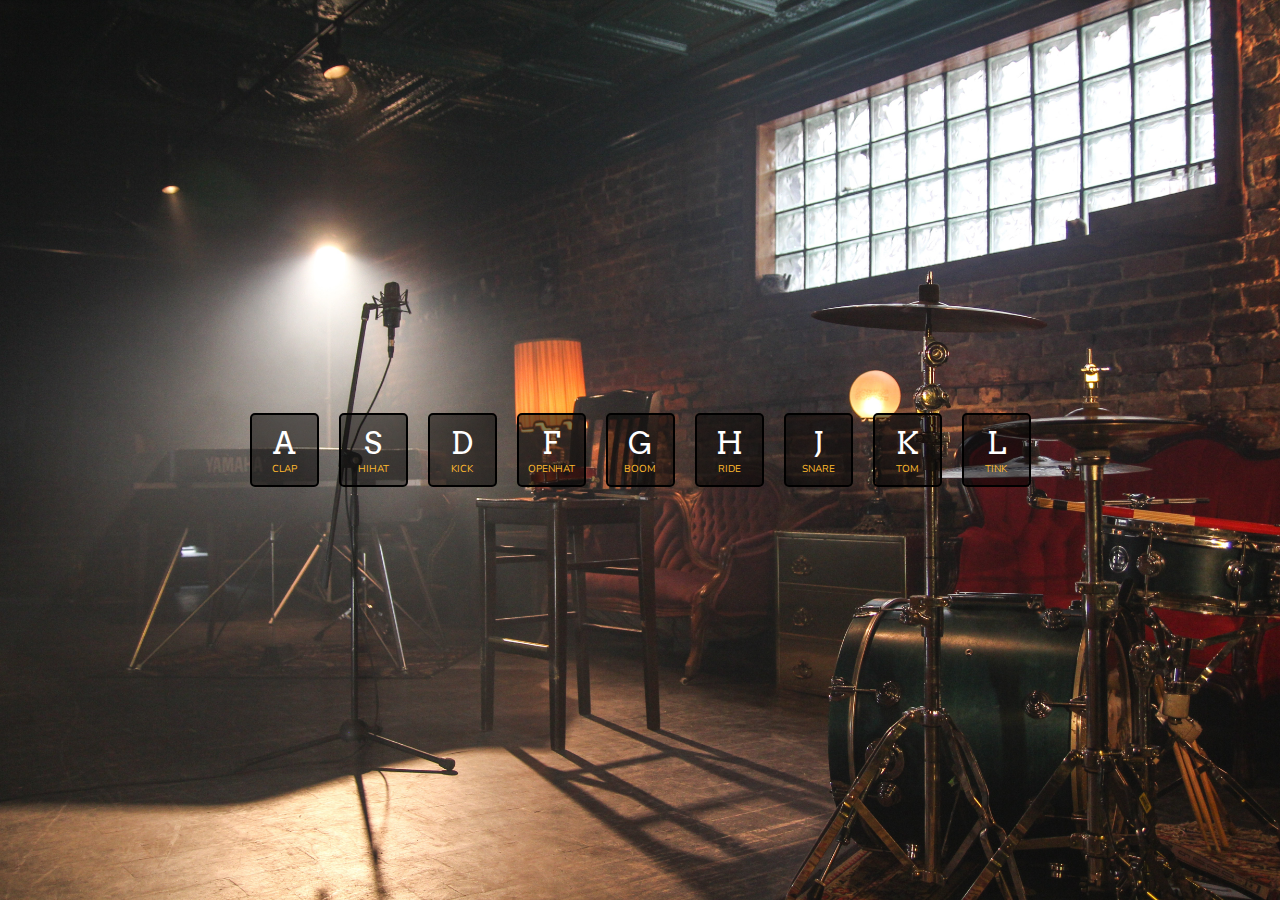
<file: 01-DrumKit/index.html>
<!DOCTYPE html>
<html>
<head>
	<title>Drum Kit</title>
	<link rel="stylesheet" type="text/css" href="style.css">
	<link href="https://fonts.googleapis.com/css?family=Arvo|Nunito&display=swap" rel="stylesheet">
</head>
<body>
	<div class="keys">
		<div data-key='65' class="key">
			<kbd>A</kbd>
			<span>CLAP</span>
		</div>
		<div data-key='83' class="key">
			<kbd>S</kbd>
			<span>HIHAT</span>
		</div>
		<div data-key='68' class="key">
			<kbd>D</kbd>
			<span>KICK</span>
		</div>
		<div data-key='70' class="key">
			<kbd>F</kbd>
			<span>OPENHAT</span>
		</div>
		<div data-key='71' class="key">
			<kbd>G</kbd>
			<span>BOOM</span>
		</div>
		<div data-key='72' class="key">
			<kbd>H</kbd>
			<span>RIDE</span>
		</div>
		<div data-key='74' class="key">
			<kbd>J</kbd>
			<span>SNARE</span>
		</div>
		<div data-key='75' class="key">
			<kbd>K</kbd>
			<span>TOM</span>
		</div>
		<div data-key='76' class="key">
			<kbd>L</kbd>
			<span>TINK</span>
		</div>
	</div>

	<audio data-key='65' src="Assets/sounds/clap.wav"></audio>
	<audio data-key='83' src="Assets/sounds/hihat.wav"></audio>
	<audio data-key='68' src="Assets/sounds/kick.wav"></audio>
	<audio data-key='70' src="Assets/sounds/openhat.wav"></audio>
	<audio data-key='71' src="Assets/sounds/boom.wav"></audio>
	<audio data-key='72' src="Assets/sounds/ride.wav"></audio>
	<audio data-key='74' src="Assets/sounds/snare.wav"></audio>
	<audio data-key='75' src="Assets/sounds/tom.wav"></audio>
	<audio data-key='76' src="Assets/sounds/tink.wav"></audio>

<script>
	function playSound(e) {
		const audio = document.querySelector(`audio[data-key='${e.keyCode}']`);
		const key =document.querySelector(`.key[data-key='${e.keyCode}']`);
		if(!audio) return;
		audio.currentTime = 0;
		audio.play();
		key.classList.add('playing');
	}

	function removeTransition(e) {
		if (e.propertyName !== 'transform') return;
		this.classList.remove('playing');
	}

	const keys = document.querySelectorAll('.key');
	keys.forEach(key => key.addEventListener('transitionend', removeTransition));

	window.addEventListener('keydown', playSound);
</script>
</body>
</html>
</file>
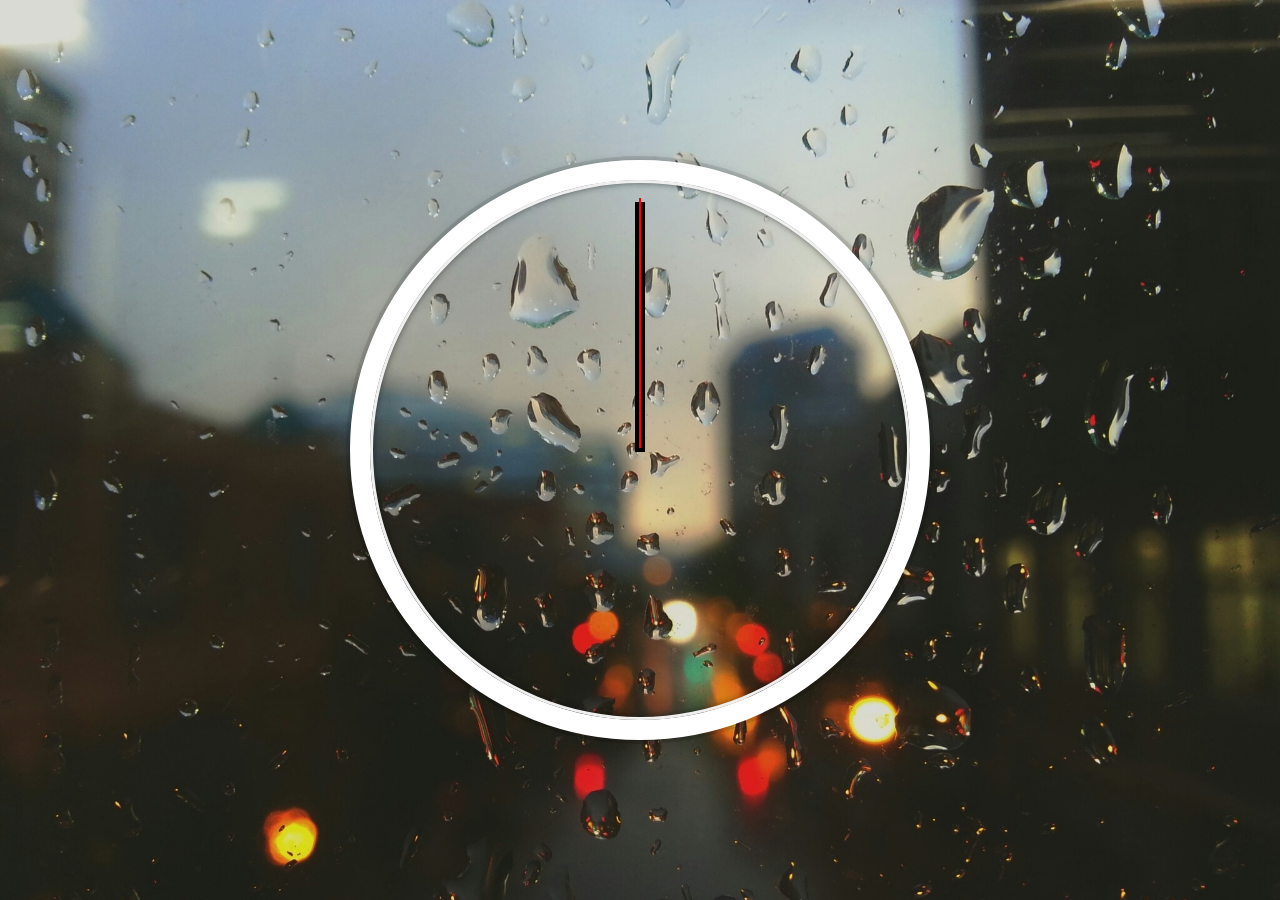
<file: 02-JS Clock/index.html>
<!DOCTYPE html>
<html>
<head>
	<title>Minimal JS Clock</title>
	<link rel="stylesheet" type="text/css" href="style.css">
</head>
<body>
	<div class="clock">
		<div class="clock-face">
			<div class="hand hour-hand"></div>
			<div class="hand min-hand"></div>
			<div class="hand sec-hand"></div>
		</div>
	</div>
<script type="text/javascript" src="script.js"></script>
</body>
</html>
</file>
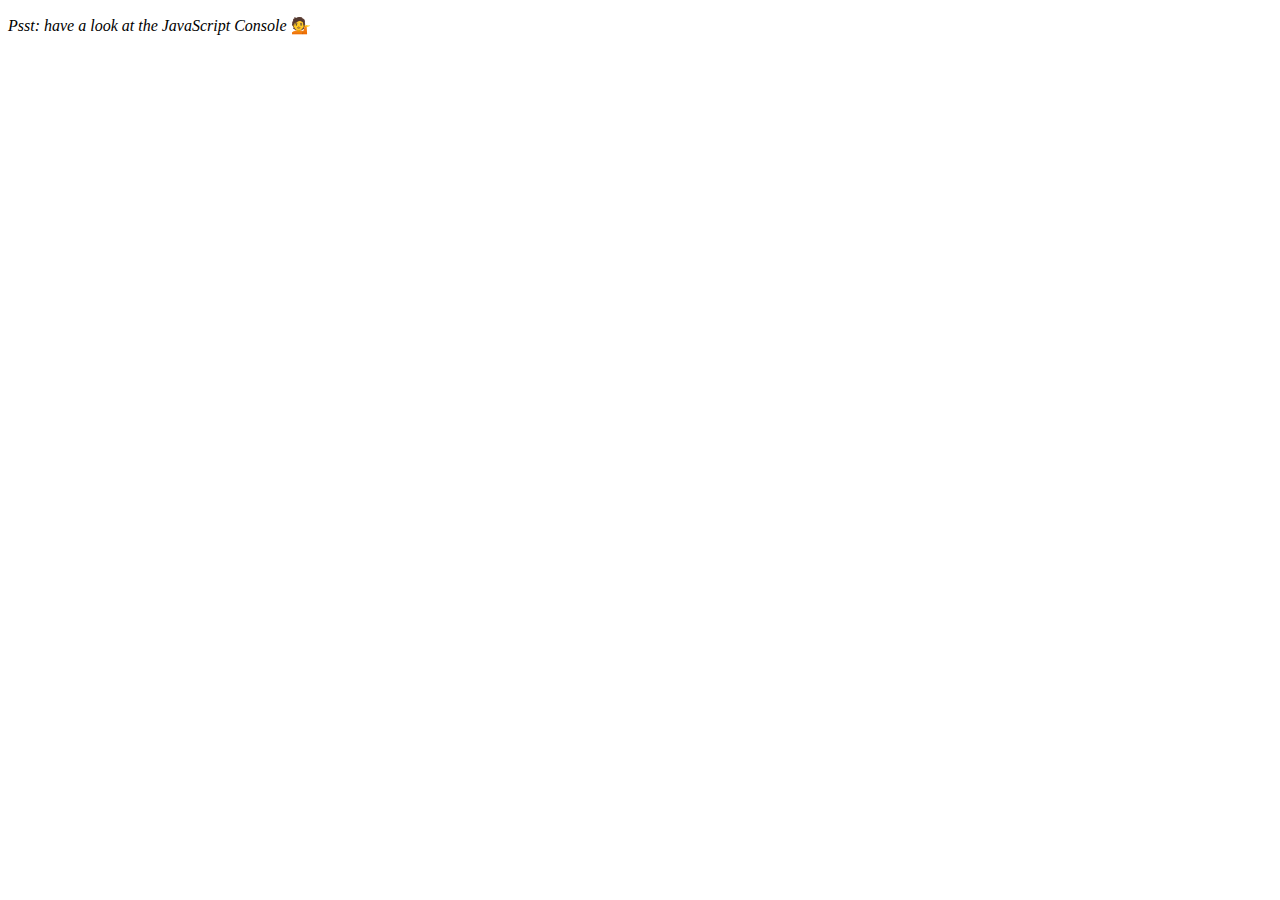
<file: 04-ArrayCardio 1/index.html>
<!DOCTYPE html>
<html lang="en">
<head>
  <meta charset="UTF-8">
  <title>Array Cardio 💪</title>
</head>
<body>
  <p><em>Psst: have a look at the JavaScript Console</em> 💁</p>
<script type="text/javascript" src="script.js"></script>
</body>
</html>
</file>
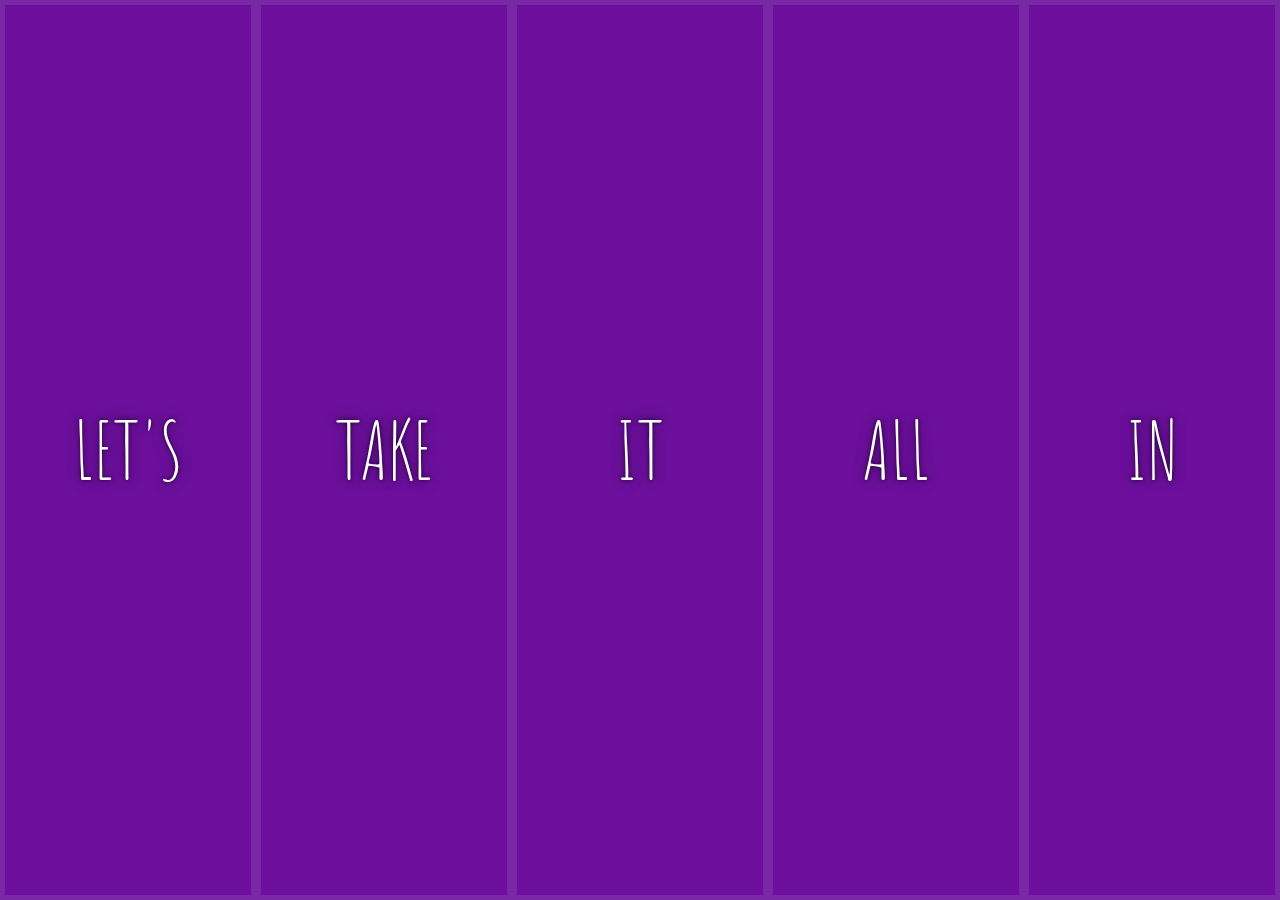
<file: 05-Flex Panels Gallery/index.html>
<!DOCTYPE html>
<html>
<head>
	<title>Flex gallery</title>
	<link rel="stylesheet" type="text/css" href="style.css">
	<link href='https://fonts.googleapis.com/css?family=Amatic+SC' rel='stylesheet' type='text/css'>
</head>
<body>
	<div class="panels">
    <div class="panel panel1">
      <p>Hey</p>
      <p>Let's</p>
      <p>Dance</p>
    </div>
    <div class="panel panel2">
      <p>Give</p>
      <p>Take</p>
      <p>Receive</p>
    </div>
    <div class="panel panel3">
      <p>Experience</p>
      <p>It</p>
      <p>Today</p>
    </div>
    <div class="panel panel4">
      <p>Give</p>
      <p>All</p>
      <p>You can</p>
    </div>
    <div class="panel panel5">
      <p>Life</p>
      <p>In</p>
      <p>Motion</p>
    </div>
  </div>

<script type="text/javascript" src="script.js"></script>
</body>
</html>
</file>
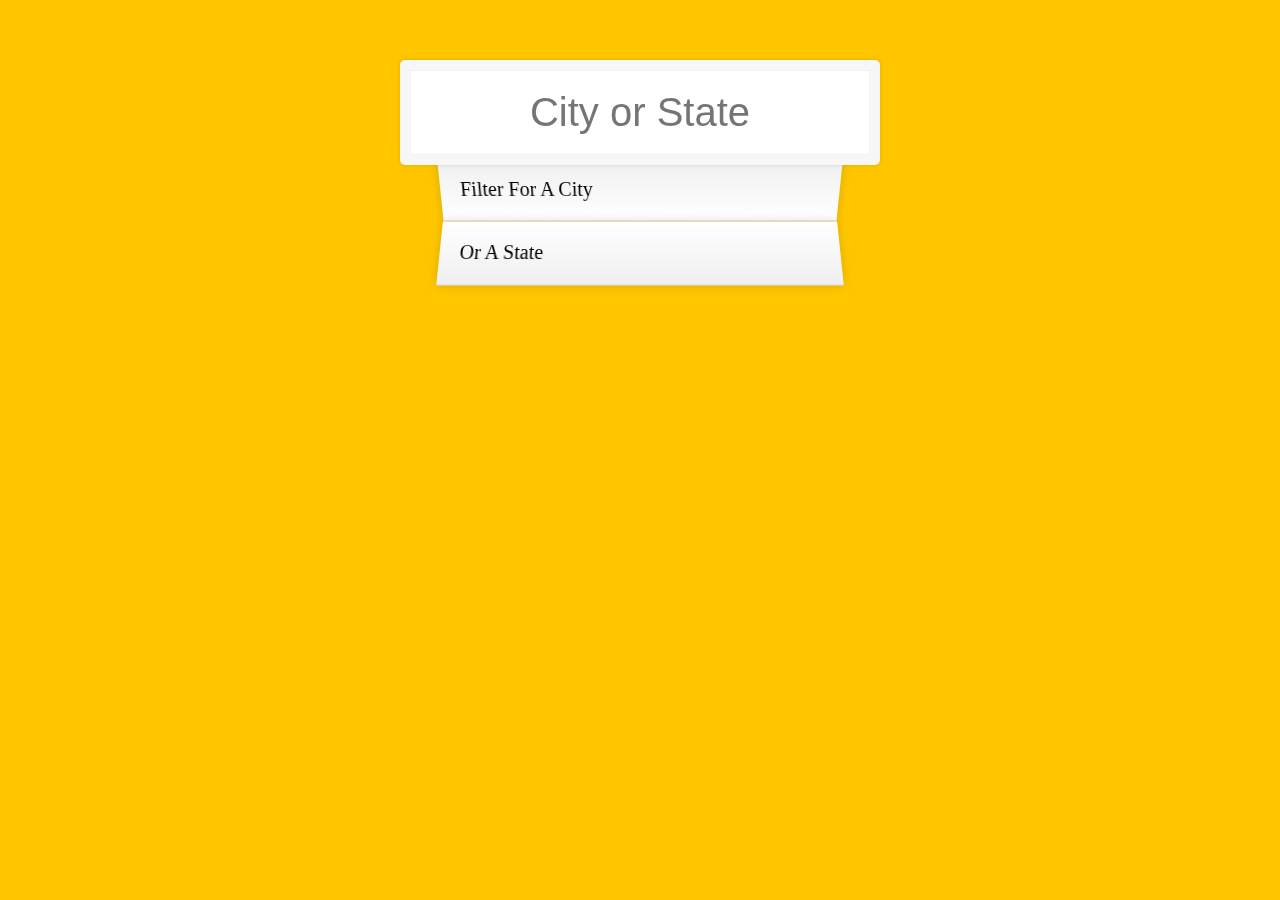
<file: 06-TypeAhead/index.html>
<!DOCTYPE html>
<html lang="en">
<head>
  <meta charset="UTF-8">
  <title>Type Ahead 👀</title>
  <link rel="stylesheet" href="style.css">
</head>
<body>

  <form class="search-form">
    <input type="text" class="search" placeholder="City or State">
    <ul class="suggestions">
      <li>Filter for a city</li>
      <li>or a state</li>
    </ul>
  </form>
<script type="text/javascript" src="script.js"></script>
</body>
</html>
</file>
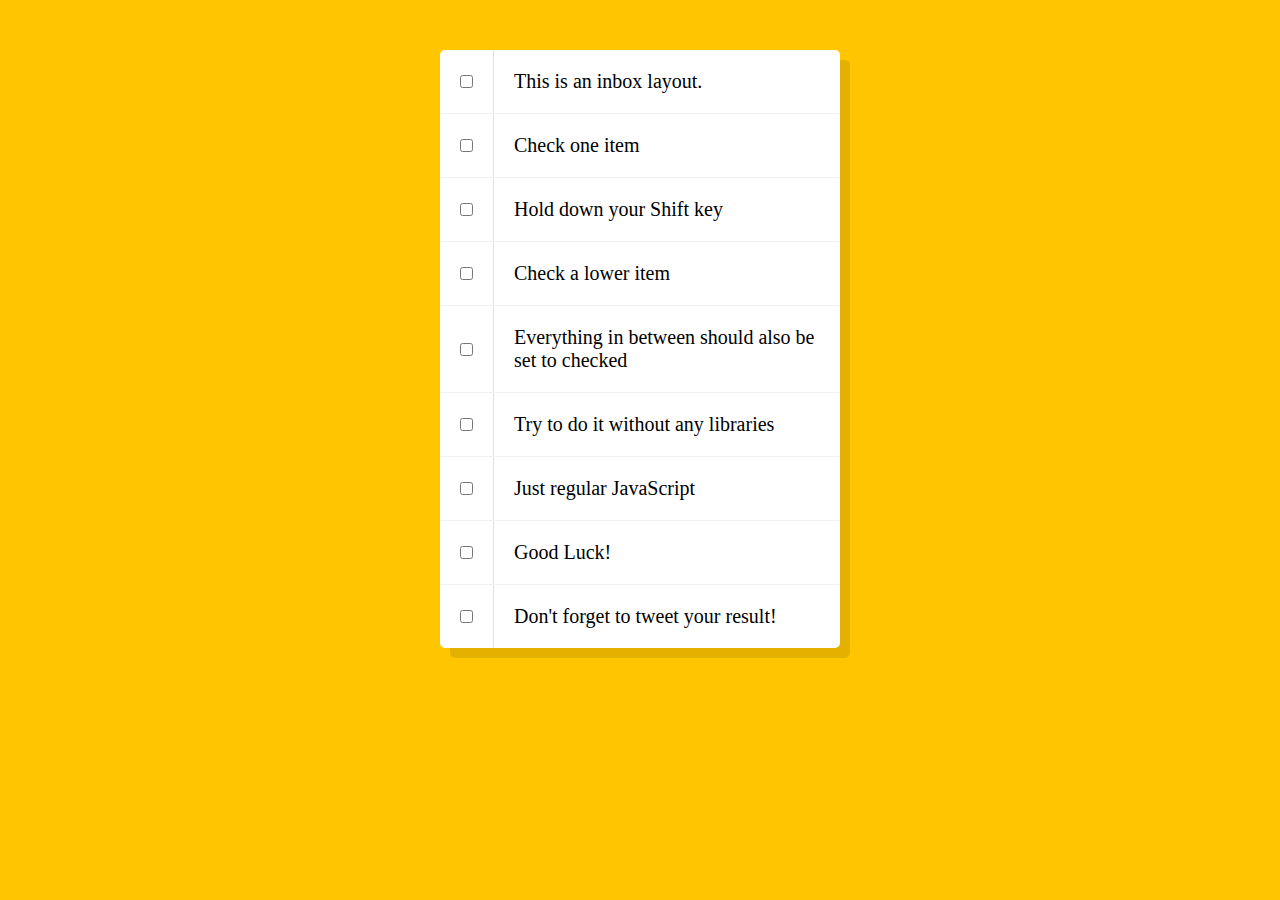
<file: 10-Hold shift/index.html>
<!DOCTYPE html>
<html lang="en">
<head>
  <meta charset="UTF-8">
  <title>Hold Shift to Check Multiple Checkboxes</title>
  <link rel="stylesheet" type="text/css" href="style.css">
</head>
<body>
   <!--
   The following is a common layout you would see in an email client.

   When a user clicks a checkbox, holds Shift, and then clicks another checkbox a few rows down, all the checkboxes inbetween those two checkboxes should be checked.

  -->
  <div class="inbox">
    <div class="item">
      <input type="checkbox">
      <p>This is an inbox layout.</p>
    </div>
    <div class="item">
      <input type="checkbox">
      <p>Check one item</p>
    </div>
    <div class="item">
      <input type="checkbox">
      <p>Hold down your Shift key</p>
    </div>
    <div class="item">
      <input type="checkbox">
      <p>Check a lower item</p>
    </div>
    <div class="item">
      <input type="checkbox">
      <p>Everything in between should also be set to checked</p>
    </div>
    <div class="item">
      <input type="checkbox">
      <p>Try to do it without any libraries</p>
    </div>
    <div class="item">
      <input type="checkbox">
      <p>Just regular JavaScript</p>
    </div>
    <div class="item">
      <input type="checkbox">
      <p>Good Luck!</p>
    </div>
    <div class="item">
      <input type="checkbox">
      <p>Don't forget to tweet your result!</p>
    </div>
  </div>

<script type="text/javascript" src="script.js"></script>
</body>
</html>
</file>
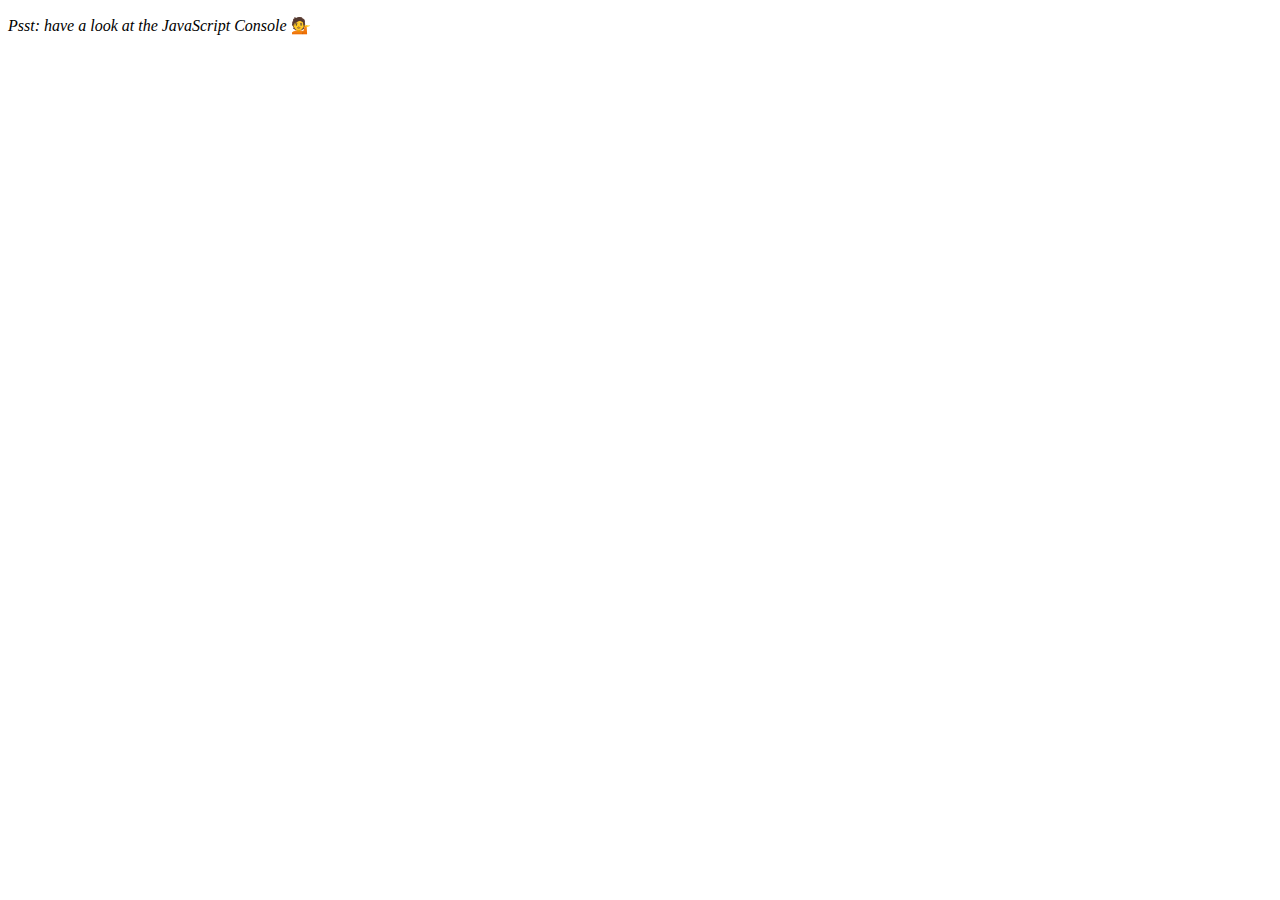
<file: 07-ArrayCardio2/index-START.html>
<!DOCTYPE html>
<html lang="en">
<head>
  <meta charset="UTF-8">
  <title>Array Cardio 💪💪</title>
</head>
<body>
  <p><em>Psst: have a look at the JavaScript Console</em> 💁</p>
  <script>
    // ## Array Cardio Day 2

    const people = [
      { name: 'Wes', year: 1988 },
      { name: 'Kait', year: 1986 },
      { name: 'Irv', year: 1970 },
      { name: 'Lux', year: 2015 }
    ];

    const comments = [
      { text: 'Love this!', id: 523423 },
      { text: 'Super good', id: 823423 },
      { text: 'You are the best', id: 2039842 },
      { text: 'Ramen is my fav food ever', id: 123523 },
      { text: 'Nice Nice Nice!', id: 542328 }
    ];

    // Some and Every Checks
    // Array.prototype.some() // is at least one person 19 or older?
    const date = new Date();
    const year = date.getFullYear();

    const oneAtLeast = function(element) {
      return (year-element.year) >= 19;
    }
    people.some(oneAtLeast) ? console.log(`There's at least 1 person older than 19`) : console.log(`No one is older than 19`);

    // Array.prototype.every() // is everyone 19 or older?
    const everyoneEqualOrOlder = function(element) {
      return (year-element.year) >= 19;
    }
    people.every(everyoneEqualOrOlder) ? console.log(`Everyone is 19 or more`) : console.log(`Not everyone is 19 or more`);

    // Array.prototype.find()
    // Find is like filter, but instead returns just the one you are looking for
    // find the comment with the ID of 823423
    const found = comments.find(function(element) {
      return element.id === 823423;
    })
    console.log(`Text found: "` + found.text + `"`);

    // Array.prototype.findIndex()
    // Find the comment with this ID
    function chechIndex(element){
      return element.id === 823423;
    }
    const indexOf = comments.findIndex(chechIndex);
    console.log('index ' + indexOf);
    // delete the comment with the ID of 823423
    const deleted = comments.splice(indexOf, 1);
    console.log(comments);

  </script>
</body>
</html>
</file>
<file: 01-DrumKit/style.css>
body {
	height: 100vh;
	background-image: url('Assets/BG.jpg');
	background-size: cover;
	background-repeat: no-repeat;
	margin: 0;
}

.keys {
	height: 100%;
	display: flex;
	align-items: center;
	justify-content: center;
}

.key {
	width: 35px;
	height: 50px;
	display: flex;
	flex-direction: column;
	justify-content: center;
	align-items: center;
	padding: 10px 15px;
	margin: 10px;
	border: 2px solid black;
	border-radius: 5px;
	transition: all 0.07s;
	background-color: rgb(0, 0, 0, 0.5);
}

.playing {
	border-color: white;
	transform: scale(1.1);
	box-shadow: 0 0 10px black;
}

.key:hover {
	cursor: pointer;
}

.key kbd {
	font-size: 30px;
	margin: 0;
	color: white;
	font-family: 'Arvo';
}

.key span {
	color: #FFBB2E;
	font-family: 'Nunito';
	font-size: 10px;
}
</file>
<file: 02-JS Clock/style.css>
html {
      background-image: url('Assets/BG.jpg');
      background-size: cover;
      font-family: 'helvetica neue';
      text-align: center;
      font-size: 10px;
    }

body {
    margin: 0;
    font-size: 2rem;
    display: flex;
    flex: 1;
    min-height: 100vh;
    align-items: center;
}

.clock {
    width: 50rem;
    height: 50rem;
    border: 20px solid white;
    border-radius: 50%;
    margin: 50px auto;
    position: relative;
    padding: 2rem;
    box-shadow:
        0 0 0 4px rgba(0,0,0,0.1),
        inset 0 0 0 3px #EFEFEF,
        inset 0 0 10px black,
        0 0 10px rgba(0,0,0,0.2);
}

.clock-face {
    position: relative;
    width: 100%;
    height: 100%;
    transform: translateY(-3px); /* account for the height of the clock hands */
}

.hand {
    width: 50%;
    height: 10px;
    background: black;
    position: absolute;
    top: 50%;
    transform-origin: 100%;
    transform: rotate(90deg);
    transition: all 0.05s;
    transition-timing-function: cubic-bezier(0.1, 2.7, 0.58, 1);
}

.sec-hand {
   	height: 2px;
    background: red;
}
</file>
<file: 05-Flex Panels Gallery/style.css>
html {
      box-sizing: border-box;
      background: #ffc600;
      font-family: 'helvetica neue';
      font-size: 20px;
      font-weight: 200;
    }
    
    body {
      margin: 0;
    }
    
    *, *:before, *:after {
      box-sizing: inherit;
    }

    .panels {
      min-height: 100vh;
      overflow: hidden;
      display: flex;
    }

    .panel {
      background: #6B0F9C;
      box-shadow: inset 0 0 0 5px rgba(255,255,255,0.1);
      color: white;
      text-align: center;
      align-items: center;
      /* Safari transitionend event.propertyName === flex */
      /* Chrome + FF transitionend event.propertyName === flex-grow */
      transition:
        font-size 0.7s cubic-bezier(0.61,-0.19, 0.7,-0.11),
        flex 0.7s cubic-bezier(0.61,-0.19, 0.7,-0.11),
        background 0.2s;
      font-size: 20px;
      background-size: cover;
      background-position: center;
      flex: 1;
      justify-content: center;
      align-items: center;
      display: flex;
      flex-direction: column;
    }

    .panel1 { background-image:url(https://source.unsplash.com/gYl-UtwNg_I/1500x1500); }
    .panel2 { background-image:url(https://source.unsplash.com/rFKUFzjPYiQ/1500x1500); }
    .panel3 { background-image:url(https://images.unsplash.com/photo-1465188162913-8fb5709d6d57?ixlib=rb-0.3.5&q=80&fm=jpg&crop=faces&cs=tinysrgb&w=1500&h=1500&fit=crop&s=967e8a713a4e395260793fc8c802901d); }
    .panel4 { background-image:url(https://source.unsplash.com/ITjiVXcwVng/1500x1500); }
    .panel5 { background-image:url(https://source.unsplash.com/3MNzGlQM7qs/1500x1500); }

    /* Flex Children */
    .panel > * {
      margin: 0;
      width: 100%;
      transition: transform 0.5s;
      flex: 1 0 auto;
      display: flex;
      justify-content: center;
      align-items: center;
    }

    .panel > *:first-child { transform: translateY(-100%); }
    .panel.open-active > *:first-child { transform: translateY(0); }
    .panel > *:last-child { transform: translateY(100%); }
    .panel.open-active > *:last-child { transform: translateY(0); }

    .panel p {
      text-transform: uppercase;
      font-family: 'Amatic SC', cursive;
      text-shadow: 0 0 4px rgba(0, 0, 0, 0.72), 0 0 14px rgba(0, 0, 0, 0.45);
      font-size: 2em;
    }
    
    .panel p:nth-child(2) {
      font-size: 4em;
    }

    .panel.open {
      font-size: 40px;
      flex: 5;
    }
</file>
<file: 06-TypeAhead/style.css>
html {
  box-sizing: border-box;
  background: #ffc600;
  font-family: 'helvetica neue';
  font-size: 20px;
  font-weight: 200;
}

*, *:before, *:after {
  box-sizing: inherit;
}

input {
  width: 100%;
  padding: 20px;
}

.search-form {
  max-width: 400px;
  margin: 50px auto;
}

input.search {
  margin: 0;
  text-align: center;
  outline: 0;
  border: 10px solid #F7F7F7;
  width: 120%;
  left: -10%;
  position: relative;
  top: 10px;
  z-index: 2;
  border-radius: 5px;
  font-size: 40px;
  box-shadow: 0 0 5px rgba(0, 0, 0, 0.12), inset 0 0 2px rgba(0, 0, 0, 0.19);
}

.suggestions {
  margin: 0;
  padding: 0;
  position: relative;
  /*perspective: 20px;*/
}

.suggestions li {
  background: white;
  list-style: none;
  border-bottom: 1px solid #D8D8D8;
  box-shadow: 0 0 10px rgba(0, 0, 0, 0.14);
  margin: 0;
  padding: 20px;
  transition: background 0.2s;
  display: flex;
  justify-content: space-between;
  text-transform: capitalize;
}

.suggestions li:nth-child(even) {
  transform: perspective(100px) rotateX(3deg) translateY(2px) scale(1.001);
  background: linear-gradient(to bottom,  #ffffff 0%,#EFEFEF 100%);
}

.suggestions li:nth-child(odd) {
  transform: perspective(100px) rotateX(-3deg) translateY(3px);
  background: linear-gradient(to top,  #ffffff 0%,#EFEFEF 100%);
}

span.population {
  font-size: 15px;
}

.hl {
  background: #ffc600;
}
</file>
<file: 10-Hold shift/style.css>
html {
      font-family: sans-serif;
      background: #ffc600;
    }

    .inbox {
      max-width: 400px;
      margin: 50px auto;
      background: white;
      border-radius: 5px;
      box-shadow: 10px 10px 0 rgba(0,0,0,0.1);
    }

    .item {
      display: flex;
      align-items: center;
      border-bottom: 1px solid #F1F1F1;
    }

    .item:last-child {
      border-bottom: 0;
    }

    input:checked + p {
      background: #F9F9F9;
      text-decoration: line-through;
    }

    input[type="checkbox"] {
      margin: 20px;
    }

    p {
      margin: 0;
      padding: 20px;
      transition: background 0.2s;
      flex: 1;
      font-family:'helvetica neue';
      font-size: 20px;
      font-weight: 200;
      border-left: 1px solid #D1E2FF;
    }
</file>
